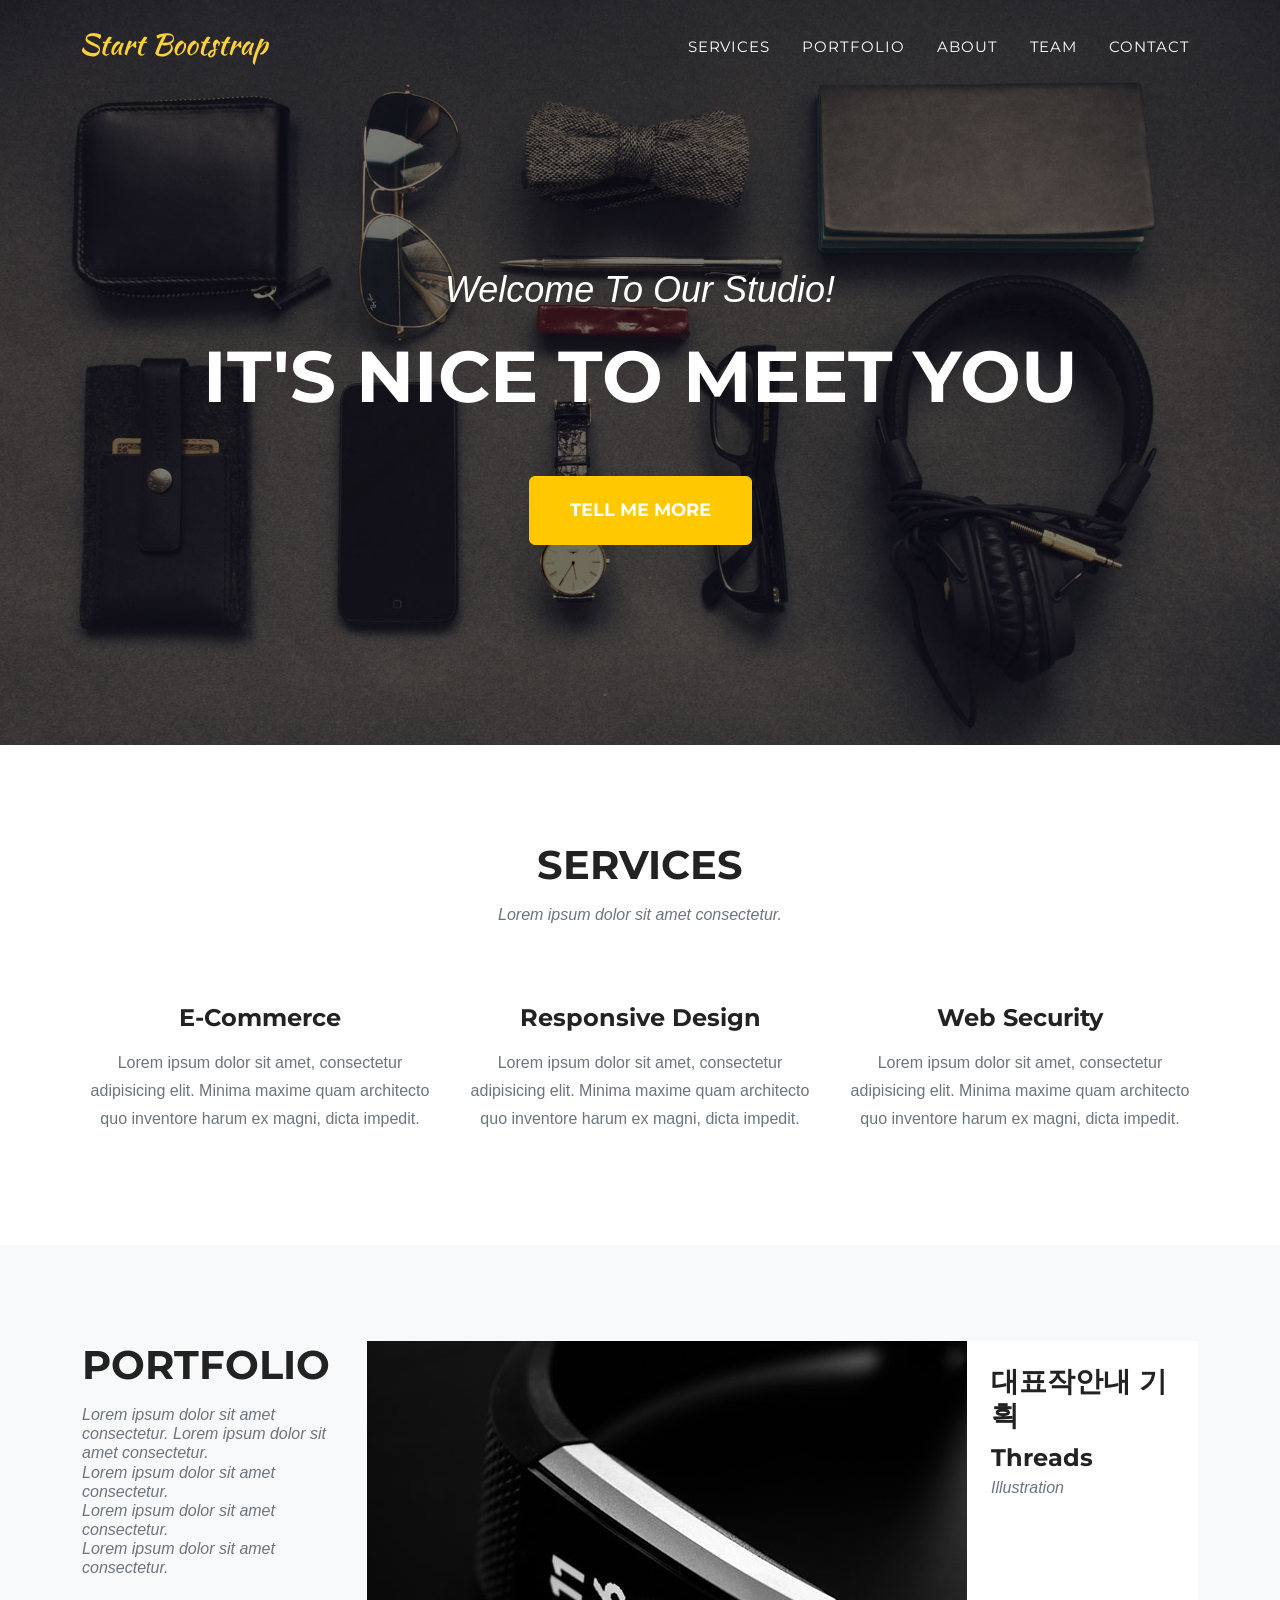
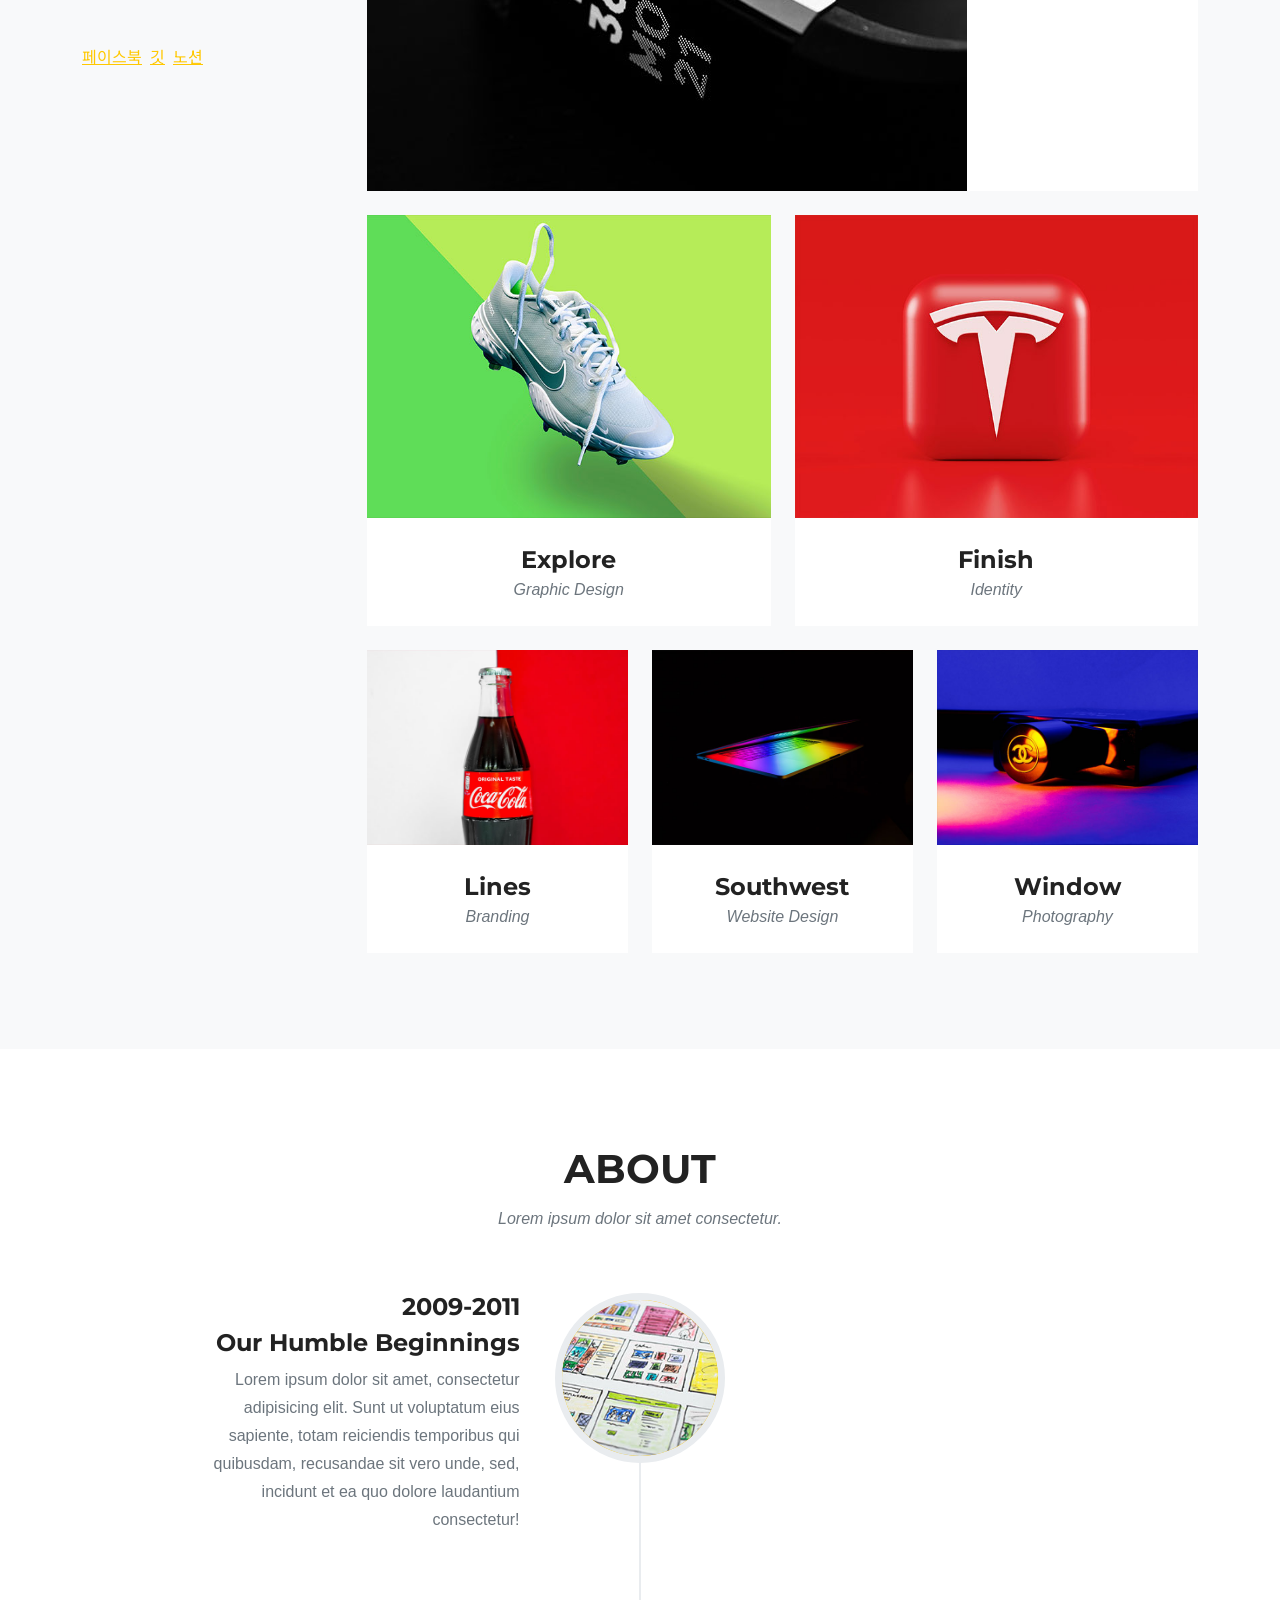
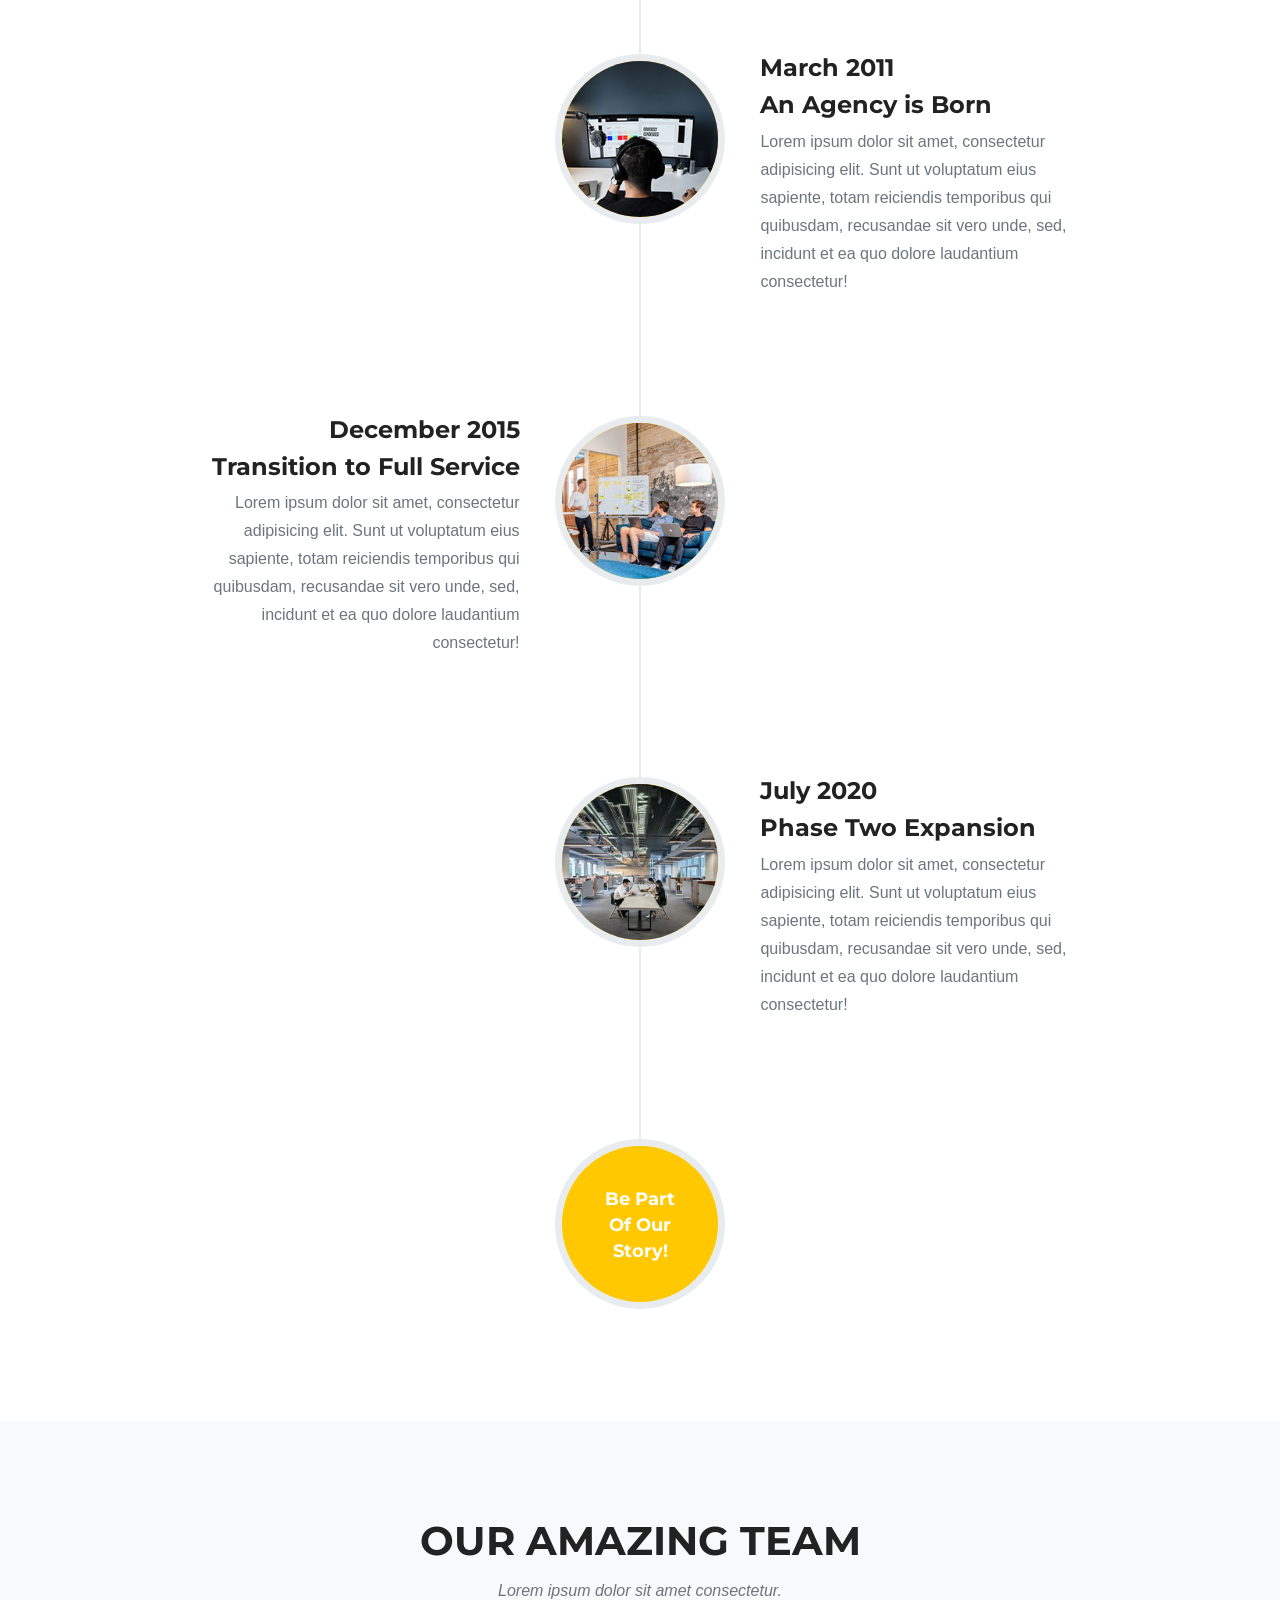
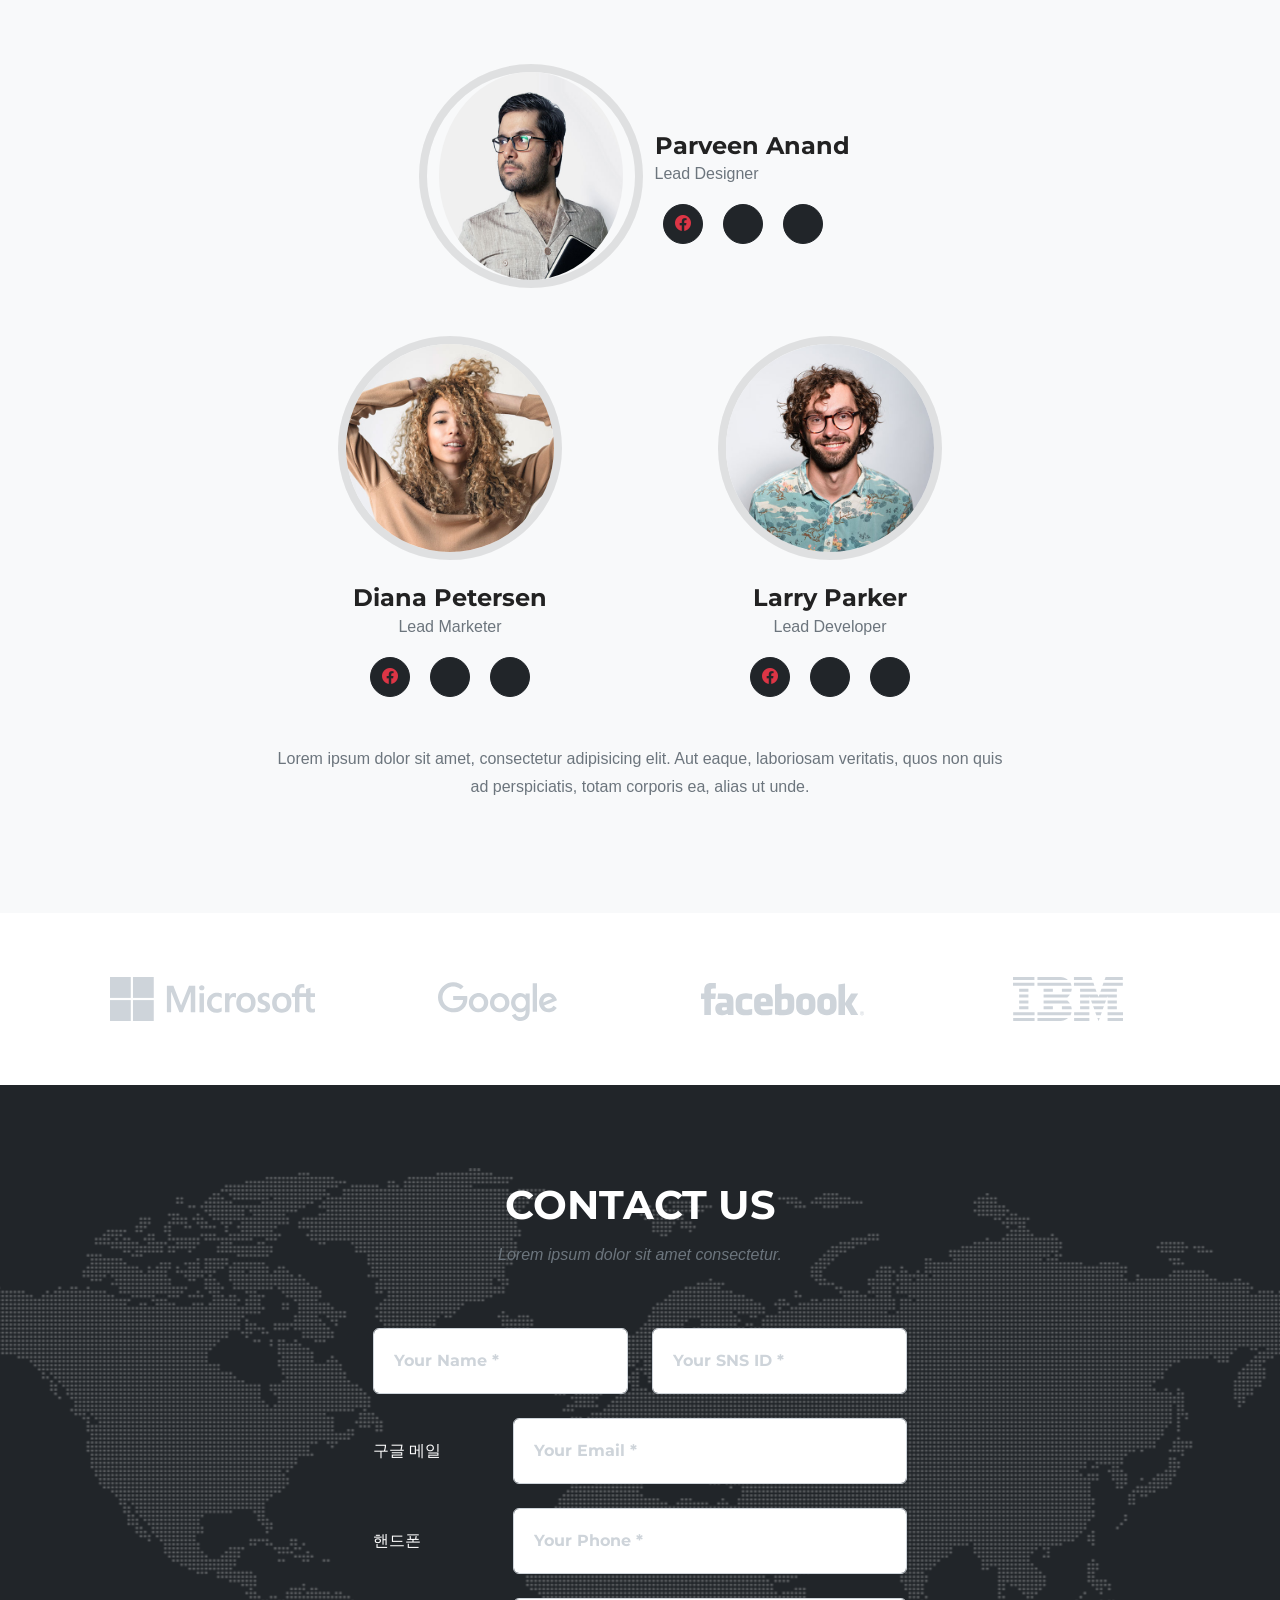
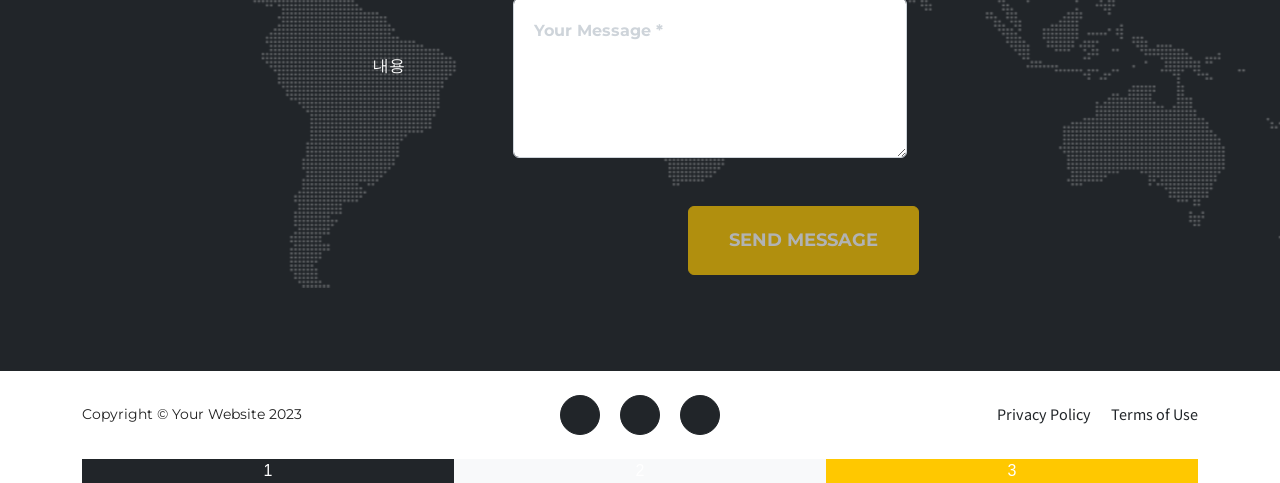
<file: bs/index.html>
<!DOCTYPE html>
<html lang="en">
    <head>
<meta charset="utf-8" />
<meta name="viewport" content="width=device-width, initial-scale=1, shrink-to-fit=no" />
<meta name="og:site_name" content="달레의 블로그" />
<meta name="og:title" content="메타 태그를 통한 검색엔진 최적화" />
<meta name="og:description" 
      content="기계가 웹페이지를 효과적으로 이해할 수 있도록 사용하는 메타 태그에 대해서 알아보겠습니다."
/>
<meta name="og:type" content="website" />
<meta name="og:url" content="https://www.daleseo.com/html-meta" />
<meta
  name="og:image"
  content="https://www.daleseo.com/html-meta/thumbnail.png"/>
        <title>Agency - Start Bootstrap Theme</title>
        <!-- Favicon-->
        <link rel="icon" type="image/x-icon" href="assets/favicon.ico" />
        

        <link rel="stylesheet" href="css/font.css">
        
       
        <!-- Core theme CSS (includes Bootstrap)-->
        <link href="css/styles.css" rel="stylesheet" />
        <link rel="stylesheet" href="css/hard.css">
    </head>
    <body id="page-top">
        <!-- Navigation-->
        <nav class="navbar navbar-expand-lg navbar-dark fixed-top" id="mainNav">
            <div class="container">
                <a class="navbar-brand" href="#page-top"><img src="assets/img/navbar-logo.svg" alt="..." /></a>
                <button class="navbar-toggler" type="button" data-bs-toggle="collapse" data-bs-target="#navbarResponsive" aria-controls="navbarResponsive" aria-expanded="false" aria-label="Toggle navigation">
                    Menu
                    <i class="fas fa-bars ms-1"></i>
                </button>
                <div class="collapse navbar-collapse" id="navbarResponsive">
                    <ul class="navbar-nav text-uppercase ms-auto py-4 py-lg-0">
                        <li class="nav-item"><a class="nav-link" href="#services">Services</a></li>
                        <li class="nav-item"><a class="nav-link" href="#portfolio">Portfolio</a></li>
                        <li class="nav-item"><a class="nav-link" href="#about">About</a></li>
                        <li class="nav-item"><a class="nav-link" href="#team">Team</a></li>
                        <li class="nav-item"><a class="nav-link" href="#contact">Contact</a></li>
                    </ul>
                </div>
            </div>
        </nav>
        <!-- Masthead-->
        <header class="masthead">
            <div class="container">
                <div class="masthead-subheading">Welcome To Our Studio!</div>
                <div class="masthead-heading text-uppercase">It's Nice To Meet You</div>
                <a class="btn btn-primary btn-xl text-uppercase" href="#services">Tell Me More</a>
            </div>
        </header>
        <!-- Services-->
        <section class="page-section" id="services">
            <div class="container">
                <div class="text-center">
                    <h2 class="section-heading text-uppercase">Services</h2>
                    <h3 class="section-subheading text-muted">Lorem ipsum dolor sit amet consectetur.</h3>
                </div>
                <div class="row text-center">
                    <div class="col-md-4">
                        <span class="fa-stack fa-4x">
                            <i class="fas fa-circle fa-stack-2x text-primary"></i>
                            <i class="fas fa-shopping-cart fa-stack-1x fa-inverse"></i>
                        </span>
                        <h4 class="my-3">E-Commerce</h4>
                        <p class="text-muted">Lorem ipsum dolor sit amet, consectetur adipisicing elit. Minima maxime quam architecto quo inventore harum ex magni, dicta impedit.</p>
                    </div>
                    <div class="col-md-4">
                        <span class="fa-stack fa-4x">
                            <i class="fas fa-circle fa-stack-2x text-primary"></i>
                            <i class="fas fa-laptop fa-stack-1x fa-inverse"></i>
                        </span>
                        <h4 class="my-3">Responsive Design</h4>
                        <p class="text-muted">Lorem ipsum dolor sit amet, consectetur adipisicing elit. Minima maxime quam architecto quo inventore harum ex magni, dicta impedit.</p>
                    </div>
                    <div class="col-md-4">
                        <span class="fa-stack fa-4x">
                            <i class="fas fa-circle fa-stack-2x text-primary"></i>
                            <i class="fas fa-lock fa-stack-1x fa-inverse"></i>
                        </span>
                        <h4 class="my-3">Web Security</h4>
                        <p class="text-muted">Lorem ipsum dolor sit amet, consectetur adipisicing elit. Minima maxime quam architecto quo inventore harum ex magni, dicta impedit.</p>
                    </div>
                </div>
            </div>
        </section>
        <!-- Portfolio Grid-->
        <section class="page-section bg-light" id="portfolio">
            <div class="container">
                
                <div class="row">
                    <div class="col-3">
                        <h2 class="section-heading text-uppercase">Portfolio</h2>
                        <h3 class="section-subheading text-muted">
                            Lorem ipsum dolor sit amet consectetur.
                            Lorem ipsum dolor sit amet consectetur.<br>
                            Lorem ipsum dolor sit amet consectetur.<br>
                            Lorem ipsum dolor sit amet consectetur.<br>
                            Lorem ipsum dolor sit amet consectetur.
                        </h3>
                        <div class="d-flex">
                            <p class="pe-2"><a href="">페이스북</a> </p>
                            <p class="pe-2"><a href="">깃</a> </p>
                            <p class="pe-2"><a href="">노션</a></p>
                        </div>
                    </div>
                    <div class="row col">
                        <div class="col-lg-12 col-sm-6 mb-4">
                            <!-- Portfolio item 1-->
                            <div class="portfolio-item mw-100 d-flex mx-0 w-100">
                                <!-- 엄마랑 너비가 똑 같게 해라.-->
                                <a class="portfolio-link mx-0" data-bs-toggle="modal" href="#portfolioModal1">
                                    <div class="portfolio-hover">
                                        <div class="portfolio-hover-content"><i class="fas fa-plus fa-3x"></i></div>
                                    </div>
                                    <img class="img-fluid" src="assets/img/portfolio/1.jpg" alt="..." />
                                </a>
                                <div class="portfolio-caption text-start col">
                                    <h3>대표작안내 기획</h3>
                                    <div class="portfolio-caption-heading">Threads</div>
                                    <div class="portfolio-caption-subheading text-muted">Illustration</div>
                                </div>
                            </div>
                        </div>
                        <div class="col-lg-6 col-sm-6 mb-4">
                            <!-- Portfolio item 2-->
                            <div class="portfolio-item mw-100">
                                <a class="portfolio-link" data-bs-toggle="modal" href="#portfolioModal2">
                                    <div class="portfolio-hover">
                                        <div class="portfolio-hover-content"><i class="fas fa-plus fa-3x"></i></div>
                                    </div>
                                    <img class="img-fluid" src="assets/img/portfolio/2.jpg" alt="..." />
                                </a>
                                <div class="portfolio-caption">
                                    <div class="portfolio-caption-heading">Explore</div>
                                    <div class="portfolio-caption-subheading text-muted">Graphic Design</div>
                                </div>
                            </div>
                        </div>
                        <div class="col-lg-6 col-sm-6 mb-4">
                            <!-- Portfolio item 3-->
                            <div class="portfolio-item mw-100">
                                <a class="portfolio-link" data-bs-toggle="modal" href="#portfolioModal3">
                                    <div class="portfolio-hover">
                                        <div class="portfolio-hover-content"><i class="fas fa-plus fa-3x"></i></div>
                                    </div>
                                    <img class="img-fluid" src="assets/img/portfolio/3.jpg" alt="..." />
                                </a>
                                <div class="portfolio-caption">
                                    <div class="portfolio-caption-heading">Finish</div>
                                    <div class="portfolio-caption-subheading text-muted">Identity</div>
                                </div>
                            </div>
                        </div>
                        <div class="col-lg-4 col-sm-6 mb-4 mb-lg-0">
                            <!-- Portfolio item 4-->
                            <div class="portfolio-item">
                                <a class="portfolio-link" data-bs-toggle="modal" href="#portfolioModal4">
                                    <div class="portfolio-hover">
                                        <div class="portfolio-hover-content"><i class="fas fa-plus fa-3x"></i></div>
                                    </div>
                                    <img class="img-fluid" src="assets/img/portfolio/4.jpg" alt="..." />
                                </a>
                                <div class="portfolio-caption">
                                    <div class="portfolio-caption-heading">Lines</div>
                                    <div class="portfolio-caption-subheading text-muted">Branding</div>
                                </div>
                            </div>
                        </div>
                        <div class="col-lg-4 col-sm-6 mb-4 mb-sm-0">
                            <!-- Portfolio item 5-->
                            <div class="portfolio-item">
                                <a class="portfolio-link" data-bs-toggle="modal" href="#portfolioModal5">
                                    <div class="portfolio-hover">
                                        <div class="portfolio-hover-content"><i class="fas fa-plus fa-3x"></i></div>
                                    </div>
                                    <img class="img-fluid" src="assets/img/portfolio/5.jpg" alt="..." />
                                </a>
                                <div class="portfolio-caption">
                                    <div class="portfolio-caption-heading">Southwest</div>
                                    <div class="portfolio-caption-subheading text-muted">Website Design</div>
                                </div>
                            </div>
                        </div>
                        <div class="col-lg-4 col-sm-6">
                            <!-- Portfolio item 6-->
                            <div class="portfolio-item">
                                <a class="portfolio-link" data-bs-toggle="modal" href="#portfolioModal6">
                                    <div class="portfolio-hover">
                                        <div class="portfolio-hover-content"><i class="fas fa-plus fa-3x"></i></div>
                                    </div>
                                    <img class="img-fluid" src="assets/img/portfolio/6.jpg" alt="..." />
                                </a>
                                <div class="portfolio-caption">
                                    <div class="portfolio-caption-heading">Window</div>
                                    <div class="portfolio-caption-subheading text-muted">Photography</div>
                                </div>
                            </div>
                        </div>
                       

                    </div>
                </div>
            </div>
        </section>
        <!-- About-->
        <section class="page-section" id="about">
            <div class="container">
                <div class="text-center">
                    <h2 class="section-heading text-uppercase">About</h2>
                    <h3 class="section-subheading text-muted">Lorem ipsum dolor sit amet consectetur.</h3>
                </div>
                <ul class="timeline">
                    <li>
                        <div class="timeline-image"><img class="rounded-circle img-fluid" src="assets/img/about/1.jpg" alt="..." /></div>
                        <div class="timeline-panel">
                            <div class="timeline-heading">
                                <h4>2009-2011</h4>
                                <h4 class="subheading">Our Humble Beginnings</h4>
                            </div>
                            <div class="timeline-body"><p class="text-muted">Lorem ipsum dolor sit amet, consectetur adipisicing elit. Sunt ut voluptatum eius sapiente, totam reiciendis temporibus qui quibusdam, recusandae sit vero unde, sed, incidunt et ea quo dolore laudantium consectetur!</p></div>
                        </div>
                    </li>
                    <li class="timeline-inverted">
                        <div class="timeline-image"><img class="rounded-circle img-fluid" src="assets/img/about/2.jpg" alt="..." /></div>
                        <div class="timeline-panel">
                            <div class="timeline-heading">
                                <h4>March 2011</h4>
                                <h4 class="subheading">An Agency is Born</h4>
                            </div>
                            <div class="timeline-body"><p class="text-muted">Lorem ipsum dolor sit amet, consectetur adipisicing elit. Sunt ut voluptatum eius sapiente, totam reiciendis temporibus qui quibusdam, recusandae sit vero unde, sed, incidunt et ea quo dolore laudantium consectetur!</p></div>
                        </div>
                    </li>
                    <li>
                        <div class="timeline-image"><img class="rounded-circle img-fluid" src="assets/img/about/3.jpg" alt="..." /></div>
                        <div class="timeline-panel">
                            <div class="timeline-heading">
                                <h4>December 2015</h4>
                                <h4 class="subheading">Transition to Full Service</h4>
                            </div>
                            <div class="timeline-body"><p class="text-muted">Lorem ipsum dolor sit amet, consectetur adipisicing elit. Sunt ut voluptatum eius sapiente, totam reiciendis temporibus qui quibusdam, recusandae sit vero unde, sed, incidunt et ea quo dolore laudantium consectetur!</p></div>
                        </div>
                    </li>
                    <li class="timeline-inverted">
                        <div class="timeline-image"><img class="rounded-circle img-fluid" src="assets/img/about/4.jpg" alt="..." /></div>
                        <div class="timeline-panel">
                            <div class="timeline-heading">
                                <h4>July 2020</h4>
                                <h4 class="subheading">Phase Two Expansion</h4>
                            </div>
                            <div class="timeline-body"><p class="text-muted">Lorem ipsum dolor sit amet, consectetur adipisicing elit. Sunt ut voluptatum eius sapiente, totam reiciendis temporibus qui quibusdam, recusandae sit vero unde, sed, incidunt et ea quo dolore laudantium consectetur!</p></div>
                        </div>
                    </li>
                    <li class="timeline-inverted">
                        <div class="timeline-image">
                            <h4>
                                Be Part
                                <br />
                                Of Our
                                <br />
                                Story!
                            </h4>
                        </div>
                    </li>
                </ul>
            </div>
        </section>
        <!-- Team-->
        <section class="page-section bg-light" id="team">
            <div class="container">
                <div class="text-center">
                    <h2 class="section-heading text-uppercase">Our Amazing Team</h2>
                    <h3 class="section-subheading text-muted">Lorem ipsum dolor sit amet consectetur.</h3>
                </div>
                <div class="text-center">
                    <div class="d-inline-block">
                        <div class="team-member row justify-content-center align-items-center">
                            <img class="rounded-circle" src="assets/img/team/1.jpg" alt="..." />
                            <div class="text-start col">
                                <h4>Parveen Anand</h4>
                                <p class="text-muted">Lead Designer</p>
                                <a class="btn btn-dark btn-social mx-2" href="#!" aria-label="Parveen Anand Twitter Profile"><i class="bi bi-facebook text-danger"></i></a>
                                <a class="btn btn-dark btn-social mx-2" href="#!" aria-label="Parveen Anand Facebook Profile"><i class="fab fa-facebook-f"></i></a>
                                <a class="btn btn-dark btn-social mx-2" href="#!" aria-label="Parveen Anand LinkedIn Profile"><i class="fab fa-linkedin-in"></i></a>
                            </div>
                        </div>
                    </div>
                    <div class="row justify-content-center">
                        <div class="col-lg-4">
                            <div class="team-member">
                                <img class="mx-auto rounded-circle" src="assets/img/team/2.jpg" alt="..." />
                                <h4>Diana Petersen</h4>
                                <p class="text-muted">Lead Marketer</p>
                                <a class="btn btn-dark btn-social mx-2" href="#!" aria-label="Diana Petersen Twitter Profile"><i class="bi bi-facebook text-danger"></i></a>
                                <a class="btn btn-dark btn-social mx-2" href="#!" aria-label="Diana Petersen Facebook Profile"><i class="fab fa-facebook-f"></i></a>
                                <a class="btn btn-dark btn-social mx-2" href="#!" aria-label="Diana Petersen LinkedIn Profile"><i class="fab fa-linkedin-in"></i></a>
                            </div>
                        </div>
                        <div class="col-lg-4">
                            <div class="team-member">
                                <img class="mx-auto rounded-circle" src="assets/img/team/3.jpg" alt="..." />
                                <h4>Larry Parker</h4>
                                <p class="text-muted">Lead Developer</p>
                                <a class="btn btn-dark btn-social mx-2" href="#!" aria-label="Larry Parker Twitter Profile"><i class="bi bi-facebook text-danger"></i></a>
                                <a class="btn btn-dark btn-social mx-2" href="#!" aria-label="Larry Parker Facebook Profile"><i class="fab fa-facebook-f"></i></a>
                                <a class="btn btn-dark btn-social mx-2" href="#!" aria-label="Larry Parker LinkedIn Profile"><i class="fab fa-linkedin-in"></i></a>
                            </div>
                        </div>

                    </div>
                    
                </div>
                <div class="row">
                    <div class="col-lg-8 mx-auto text-center"><p class="large text-muted">Lorem ipsum dolor sit amet, consectetur adipisicing elit. Aut eaque, laboriosam veritatis, quos non quis ad perspiciatis, totam corporis ea, alias ut unde.</p></div>
                </div>
            </div>
        </section>
        <!-- Clients-->
        <div class="py-5">
            <div class="container">
                <div class="row align-items-center">
                    <div class="col-md-3 col-sm-6 my-3">
                        <a href="#!"><img class="img-fluid img-brand d-block mx-auto" src="assets/img/logos/microsoft.svg" alt="..." aria-label="Microsoft Logo" /></a>
                    </div>
                    <div class="col-md-3 col-sm-6 my-3">
                        <a href="#!"><img class="img-fluid img-brand d-block mx-auto" src="assets/img/logos/google.svg" alt="..." aria-label="Google Logo" /></a>
                    </div>
                    <div class="col-md-3 col-sm-6 my-3">
                        <a href="#!"><img class="img-fluid img-brand d-block mx-auto" src="assets/img/logos/facebook.svg" alt="..." aria-label="Facebook Logo" /></a>
                    </div>
                    <div class="col-md-3 col-sm-6 my-3">
                        <a href="#!"><img class="img-fluid img-brand d-block mx-auto" src="assets/img/logos/ibm.svg" alt="..." aria-label="IBM Logo" /></a>
                    </div>
                </div>
            </div>
        </div>
        <!-- Contact-->
        <section class="page-section" id="contact">
               
                <form id="contactForm" class="container " data-sb-form-api-token="API_TOKEN">
                    <div class="text-center">
                        <h2 class="section-heading text-uppercase">Contact Us</h2>
                        <h3 class="section-subheading text-muted">Lorem ipsum dolor sit amet consectetur.</h3>
                    </div>
                    <div class="mb-5 row col-md-6 mx-auto">
                    
                            <div class="form-group col-md-6">
                                <!-- Name input-->
                                <input class="form-control" id="name" type="text" placeholder="Your Name *" data-sb-validations="required" />
                                <div class="invalid-feedback" data-sb-feedback="name:required">A name is required.</div>
                            </div>
                            <div class="form-group col-md-6">
                                <!-- Name input-->
                                <input class="form-control" id="name" type="text" placeholder="Your SNS ID *" data-sb-validations="required" />
                                <div class="invalid-feedback" data-sb-feedback="name:required">A name is required.</div>
                            </div>
                            <div class="form-group col-md-3 d-none d-md-flex text-white d-flex justify-content-center flex-column ">
                                구글 메일
                            </div>
                            <div class="form-group col-md-9">
                                <!-- Email address input-->
                                <input class="form-control" id="email" type="email" placeholder="Your Email *" data-sb-validations="required,email" />
                                <div class="invalid-feedback" data-sb-feedback="email:required">An email is required.</div>
                                <div class="invalid-feedback" data-sb-feedback="email:email">Email is not valid.</div>
                            </div>
                            <div class="col-md-3 text-white d-flex justify-content-center flex-column form-group">
                                핸드폰
                            </div>
                            <div class="form-group col-md-9">
                                <!-- Phone number input-->
                                <input class="form-control" id="phone" type="tel" placeholder="Your Phone *" data-sb-validations="required" />
                                <div class="invalid-feedback" data-sb-feedback="phone:required">A phone number is required.</div>
                            </div>                       
                            <div class="col-md-3 text-white d-flex justify-content-center flex-column form-group">
                                내용
                            </div>
                            <div class="form-group form-group-textarea mb-md-0 col-md-9">
                                <!-- Message input-->
                                <textarea class="form-control" id="message" placeholder="Your Message *" data-sb-validations="required"></textarea>
                                <div class="invalid-feedback" data-sb-feedback="message:required">A message is required.</div>
                            </div>
                       
                    </div>
                    <!-- Submit success message-->
                    <!---->
                    <!-- This is what your users will see when the form-->
                    <!-- has successfully submitted-->
                    <div class="d-none" id="submitSuccessMessage">
                        <div class="text-center text-white mb-3">
                            <div class="fw-bolder">Form submission successful!</div>
                            To activate this form, sign up at
                            <br />
                            <a href="https://startbootstrap.com/solution/contact-forms">https://startbootstrap.com/solution/contact-forms</a>
                        </div>
                    </div>
                    <!-- Submit error message-->
                    <!---->
                    <!-- This is what your users will see when there is-->
                    <!-- an error submitting the form-->
                    <div class="d-none" id="submitErrorMessage"><div class="text-center text-danger mb-3">Error sending message!</div></div>
                    <!-- Submit Button-->
                    <div class="text-end col-md-6 mx-auto"><button class="btn btn-primary btn-xl text-uppercase disabled" id="submitButton" type="submit">Send Message</button></div>
                </form>
        
        </section>
        <!-- Footer-->
        <footer class="footer py-4">
            <div class="container">
                <div class="row align-items-center">
                    <div class="col-lg-4 text-lg-start">Copyright &copy; Your Website 2023</div>
                    <div class="col-lg-4 my-3 my-lg-0">
                        <a class="btn btn-dark btn-social mx-2" href="#!" aria-label="Twitter"><i class="fab fa-twitter"></i></a>
                        <a class="btn btn-dark btn-social mx-2" href="#!" aria-label="Facebook"><i class="fab fa-facebook-f"></i></a>
                        <a class="btn btn-dark btn-social mx-2" href="#!" aria-label="LinkedIn"><i class="fab fa-linkedin-in"></i></a>
                    </div>
                    <div class="col-lg-4 text-lg-end">
                        <a class="link-dark text-decoration-none me-3" href="#!">Privacy Policy</a>
                        <a class="link-dark text-decoration-none" href="#!">Terms of Use</a>
                    </div>
                </div>
            </div>
        </footer>
        <!-- Portfolio Modals-->
        <!-- Portfolio item 1 modal popup-->
        <div class="portfolio-modal modal fade" id="portfolioModal1" tabindex="-1" role="dialog" aria-hidden="true">
            <div class="modal-dialog">
                <div class="modal-content">
                    <div class="close-modal" data-bs-dismiss="modal"><img src="assets/img/close-icon.svg" alt="Close modal" /></div>
                    <div class="container">
                        <div class="row justify-content-center">
                            <div class="col-lg-8">
                                <div class="modal-body">
                                    <!-- Project details-->
                                    <h2 class="text-uppercase">Project Name</h2>
                                    <p class="item-intro text-muted">Lorem ipsum dolor sit amet consectetur.</p>
                                    <img class="img-fluid d-block mx-auto" src="assets/img/portfolio/1.jpg" alt="..." />
                                    <p>Use this area to describe your project. Lorem ipsum dolor sit amet, consectetur adipisicing elit. Est blanditiis dolorem culpa incidunt minus dignissimos deserunt repellat aperiam quasi sunt officia expedita beatae cupiditate, maiores repudiandae, nostrum, reiciendis facere nemo!</p>
                                    <ul class="list-inline">
                                        <li>
                                            <strong>Client:</strong>
                                            Threads
                                        </li>
                                        <li>
                                            <strong>Category:</strong>
                                            Illustration
                                        </li>
                                    </ul>
                                    <button class="btn btn-primary btn-xl text-uppercase" data-bs-dismiss="modal" type="button">
                                        <i class="fas fa-xmark me-1"></i>
                                        Close Project
                                    </button>
                                </div>
                            </div>
                        </div>
                    </div>
                </div>
            </div>
        </div>
        <!-- Portfolio item 2 modal popup-->
        <div class="portfolio-modal modal fade" id="portfolioModal2" tabindex="-1" role="dialog" aria-hidden="true">
            <div class="modal-dialog">
                <div class="modal-content">
                    <div class="close-modal" data-bs-dismiss="modal"><img src="assets/img/close-icon.svg" alt="Close modal" /></div>
                    <div class="container">
                        <div class="row justify-content-center">
                            <div class="col-lg-8">
                                <div class="modal-body">
                                    <!-- Project details-->
                                    <h2 class="text-uppercase">Project Name</h2>
                                    <p class="item-intro text-muted">Lorem ipsum dolor sit amet consectetur.</p>
                                    <img class="img-fluid d-block mx-auto" src="assets/img/portfolio/2.jpg" alt="..." />
                                    <p>Use this area to describe your project. Lorem ipsum dolor sit amet, consectetur adipisicing elit. Est blanditiis dolorem culpa incidunt minus dignissimos deserunt repellat aperiam quasi sunt officia expedita beatae cupiditate, maiores repudiandae, nostrum, reiciendis facere nemo!</p>
                                    <ul class="list-inline">
                                        <li>
                                            <strong>Client:</strong>
                                            Explore
                                        </li>
                                        <li>
                                            <strong>Category:</strong>
                                            Graphic Design
                                        </li>
                                    </ul>
                                    <button class="btn btn-primary btn-xl text-uppercase" data-bs-dismiss="modal" type="button">
                                        <i class="fas fa-xmark me-1"></i>
                                        Close Project
                                    </button>
                                </div>
                            </div>
                        </div>
                    </div>
                </div>
            </div>
        </div>
        <!-- Portfolio item 3 modal popup-->
        <div class="portfolio-modal modal fade" id="portfolioModal3" tabindex="-1" role="dialog" aria-hidden="true">
            <div class="modal-dialog">
                <div class="modal-content">
                    <div class="close-modal" data-bs-dismiss="modal"><img src="assets/img/close-icon.svg" alt="Close modal" /></div>
                    <div class="container">
                        <div class="row justify-content-center">
                            <div class="col-lg-8">
                                <div class="modal-body">
                                    <!-- Project details-->
                                    <h2 class="text-uppercase">Project Name</h2>
                                    <p class="item-intro text-muted">Lorem ipsum dolor sit amet consectetur.</p>
                                    <img class="img-fluid d-block mx-auto" src="assets/img/portfolio/3.jpg" alt="..." />
                                    <p>Use this area to describe your project. Lorem ipsum dolor sit amet, consectetur adipisicing elit. Est blanditiis dolorem culpa incidunt minus dignissimos deserunt repellat aperiam quasi sunt officia expedita beatae cupiditate, maiores repudiandae, nostrum, reiciendis facere nemo!</p>
                                    <ul class="list-inline">
                                        <li>
                                            <strong>Client:</strong>
                                            Finish
                                        </li>
                                        <li>
                                            <strong>Category:</strong>
                                            Identity
                                        </li>
                                    </ul>
                                    <button class="btn btn-primary btn-xl text-uppercase" data-bs-dismiss="modal" type="button">
                                        <i class="fas fa-xmark me-1"></i>
                                        Close Project
                                    </button>
                                </div>
                            </div>
                        </div>
                    </div>
                </div>
            </div>
        </div>
        <!-- Portfolio item 4 modal popup-->
        <div class="portfolio-modal modal fade" id="portfolioModal4" tabindex="-1" role="dialog" aria-hidden="true">
            <div class="modal-dialog">
                <div class="modal-content">
                    <div class="close-modal" data-bs-dismiss="modal"><img src="assets/img/close-icon.svg" alt="Close modal" /></div>
                    <div class="container">
                        <div class="row justify-content-center">
                            <div class="col-lg-8">
                                <div class="modal-body">
                                    <!-- Project details-->
                                    <h2 class="text-uppercase">Project Name</h2>
                                    <p class="item-intro text-muted">Lorem ipsum dolor sit amet consectetur.</p>
                                    <img class="img-fluid d-block mx-auto" src="assets/img/portfolio/4.jpg" alt="..." />
                                    <p>Use this area to describe your project. Lorem ipsum dolor sit amet, consectetur adipisicing elit. Est blanditiis dolorem culpa incidunt minus dignissimos deserunt repellat aperiam quasi sunt officia expedita beatae cupiditate, maiores repudiandae, nostrum, reiciendis facere nemo!</p>
                                    <ul class="list-inline">
                                        <li>
                                            <strong>Client:</strong>
                                            Lines
                                        </li>
                                        <li>
                                            <strong>Category:</strong>
                                            Branding
                                        </li>
                                    </ul>
                                    <button class="btn btn-primary btn-xl text-uppercase" data-bs-dismiss="modal" type="button">
                                        <i class="fas fa-xmark me-1"></i>
                                        Close Project
                                    </button>
                                </div>
                            </div>
                        </div>
                    </div>
                </div>
            </div>
        </div>
        <!-- Portfolio item 5 modal popup-->
        <div class="portfolio-modal modal fade" id="portfolioModal5" tabindex="-1" role="dialog" aria-hidden="true">
            <div class="modal-dialog">
                <div class="modal-content">
                    <div class="close-modal" data-bs-dismiss="modal"><img src="assets/img/close-icon.svg" alt="Close modal" /></div>
                    <div class="container">
                        <div class="row justify-content-center">
                            <div class="col-lg-8">
                                <div class="modal-body">
                                    <!-- Project details-->
                                    <h2 class="text-uppercase">Project Name</h2>
                                    <p class="item-intro text-muted">Lorem ipsum dolor sit amet consectetur.</p>
                                    <img class="img-fluid d-block mx-auto" src="assets/img/portfolio/5.jpg" alt="..." />
                                    <p>Use this area to describe your project. Lorem ipsum dolor sit amet, consectetur adipisicing elit. Est blanditiis dolorem culpa incidunt minus dignissimos deserunt repellat aperiam quasi sunt officia expedita beatae cupiditate, maiores repudiandae, nostrum, reiciendis facere nemo!</p>
                                    <ul class="list-inline">
                                        <li>
                                            <strong>Client:</strong>
                                            Southwest
                                        </li>
                                        <li>
                                            <strong>Category:</strong>
                                            Website Design
                                        </li>
                                    </ul>
                                    <button class="btn btn-primary btn-xl text-uppercase" data-bs-dismiss="modal" type="button">
                                        <i class="fas fa-xmark me-1"></i>
                                        Close Project
                                    </button>
                                </div>
                            </div>
                        </div>
                    </div>
                </div>
            </div>
        </div>
        <!-- Portfolio item 6 modal popup-->
        <div class="portfolio-modal modal fade" id="portfolioModal6" tabindex="-1" role="dialog" aria-hidden="true">
            <div class="modal-dialog">
                <div class="modal-content">
                    <div class="close-modal" data-bs-dismiss="modal"><img src="assets/img/close-icon.svg" alt="Close modal" /></div>
                    <div class="container">
                        <div class="row justify-content-center">
                            <div class="col-lg-8">
                                <div class="modal-body">
                                    <!-- Project details-->
                                    <h2 class="text-uppercase">Project Name</h2>
                                    <p class="item-intro text-muted">Lorem ipsum dolor sit amet consectetur.</p>
                                    <img class="img-fluid d-block mx-auto" src="assets/img/portfolio/6.jpg" alt="..." />
                                    <p>Use this area to describe your project. Lorem ipsum dolor sit amet, consectetur adipisicing elit. Est blanditiis dolorem culpa incidunt minus dignissimos deserunt repellat aperiam quasi sunt officia expedita beatae cupiditate, maiores repudiandae, nostrum, reiciendis facere nemo!</p>
                                    <ul class="list-inline">
                                        <li>
                                            <strong>Client:</strong>
                                            Window
                                        </li>
                                        <li>
                                            <strong>Category:</strong>
                                            Photography
                                        </li>
                                    </ul>
                                    <button class="btn btn-primary btn-xl text-uppercase" data-bs-dismiss="modal" type="button">
                                        <i class="fas fa-xmark me-1"></i>
                                        Close Project
                                    </button>
                                </div>
                            </div>
                        </div>
                    </div>
                </div>
            </div>
        </div>
        <!-- Bootstrap core JS-->
        <script src="https://cdn.jsdelivr.net/npm/bootstrap@5.2.3/dist/js/bootstrap.bundle.min.js"></script>
        <!-- Core theme JS-->
        <script src="js/scripts.js"></script>
        <!-- * * * * * * * * * * * * * * * * * * * * * * * * * * * * * * * * * * * * * * * *-->
        <!-- * *                               SB Forms JS                               * *-->
        <!-- * * Activate your form at https://startbootstrap.com/solution/contact-forms * *-->
        <!-- * * * * * * * * * * * * * * * * * * * * * * * * * * * * * * * * * * * * * * * *-->
        <script src="https://cdn.startbootstrap.com/sb-forms-latest.js"></script>
    
        <div class="d-lg-flex container text-white text-lg-center">
            <div class="col-lg-4 bg-dark">1</div>
            <div class="col-lg-4 bg-light">2</div>
            <div class="col-lg-4 bg-warning">3</div>
        </div>
    </body>
</html>
</file>
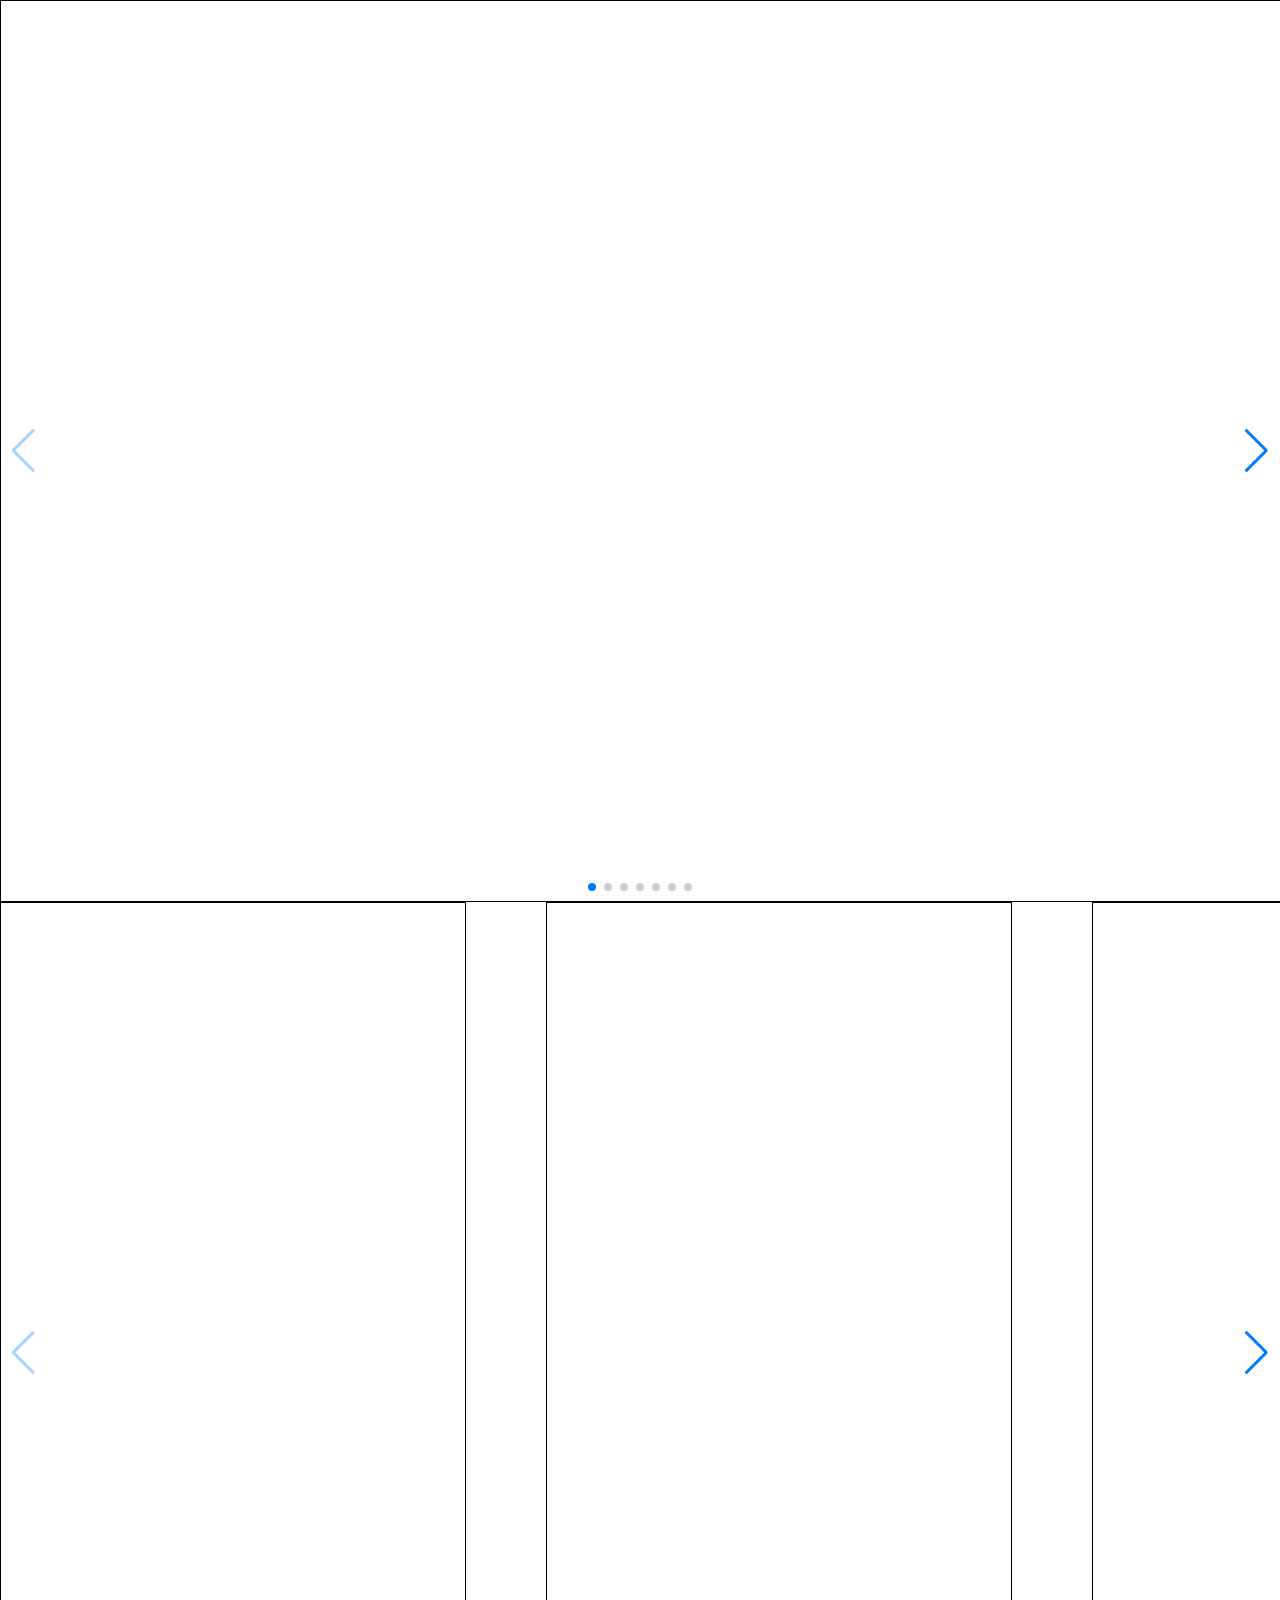
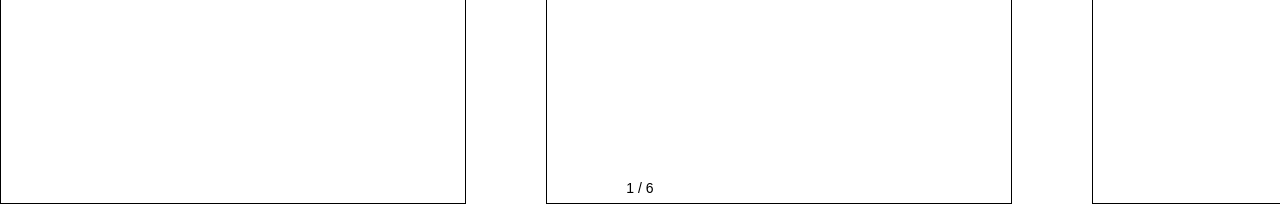
<file: swiper.html>
<!DOCTYPE html>
<html lang="en">

<head>
  <meta charset="utf-8" />
  <title>Swiper demo</title>
  <meta name="viewport" content="width=device-width, initial-scale=1, minimum-scale=1, maximum-scale=1" />
  <!-- Link Swiper's CSS -->
  <link rel="stylesheet" href="https://cdn.jsdelivr.net/npm/swiper@9/swiper-bundle.min.css" />

  <!-- Demo styles -->
  <style>
    html,
    body {
      position: relative;
      height: 100%;
    }

    body {
     
      font-family: Helvetica Neue, Helvetica, Arial, sans-serif;
      font-size: 14px;
      color: #000;
      margin: 0;
      padding: 0;
    }

    .swiper {
      width: 100%;
    
    }

    .swiper-slide {
      text-align: center;
      font-size: 18px;      
      display: flex;
      justify-content: center;
      align-items: center;
      border:1px solid black; 
    
      height: 100vh;
    }
    /* .swiper-slide > div{
        position: relative; 
        background-color: black;
        height: 0;
        padding-top: 100%;    

    } */

  </style>
</head>

<body>
  <!-- Swiper -->
  <div class="swiper mainbanner" id="mainBanner">
    <div class="swiper-wrapper">
      <div class="swiper-slide"><div></div></div>
      <div class="swiper-slide"><div></div></div>
      <div class="swiper-slide"><div></div></div>
      <div class="swiper-slide"><div></div></div>
      <div class="swiper-slide"><div></div></div>
      <div class="swiper-slide"><div></div></div>
      <div class="swiper-slide"><div></div></div>
    </div>
    <div class="swiper-pagination"></div>
    <div class="swiper-button-next"></div>
    <div class="swiper-button-prev"></div>
  </div>

  <div class="swiper mainbanner" id="saleBanner">
    <div class="swiper-wrapper">
      <div class="swiper-slide"><div></div></div>
      <div class="swiper-slide"><div></div></div>
      <div class="swiper-slide"><div></div></div>
      <div class="swiper-slide"><div></div></div>
      <div class="swiper-slide"><div></div></div>
      <div class="swiper-slide"><div></div></div>
      <div class="swiper-slide"><div></div></div>
    </div>
    <div class="swiper-pagination"></div>
    <div class="swiper-button-next"></div>
    <div class="swiper-button-prev"></div>
  </div>


  <!-- Swiper JS -->
  <script src="https://cdn.jsdelivr.net/npm/swiper@9/swiper-bundle.min.js"></script>

  <!-- Initialize Swiper -->
  <script>
        var swiper = new Swiper("#mainBanner", {
        slidesPerView: 1,
        spaceBetween: 0,
        navigation: {
            nextEl: ".swiper-button-next",
            prevEl: ".swiper-button-prev",
        },
       
      pagination: {
        el: ".swiper-pagination",
       
      },

    });
    var swiper = new Swiper("#saleBanner", {
        slidesPerView: 2.5,
        spaceBetween: 80,
        navigation: {
            nextEl: ".swiper-button-next",
            prevEl: ".swiper-button-prev",
        },
        autoplay: {
        delay: 3000,
        disableOnInteraction: false
      },
      pagination: {
        el: ".swiper-pagination",
        type: "fraction",
      },

    });
  </script>
</body>

</html>
</file>
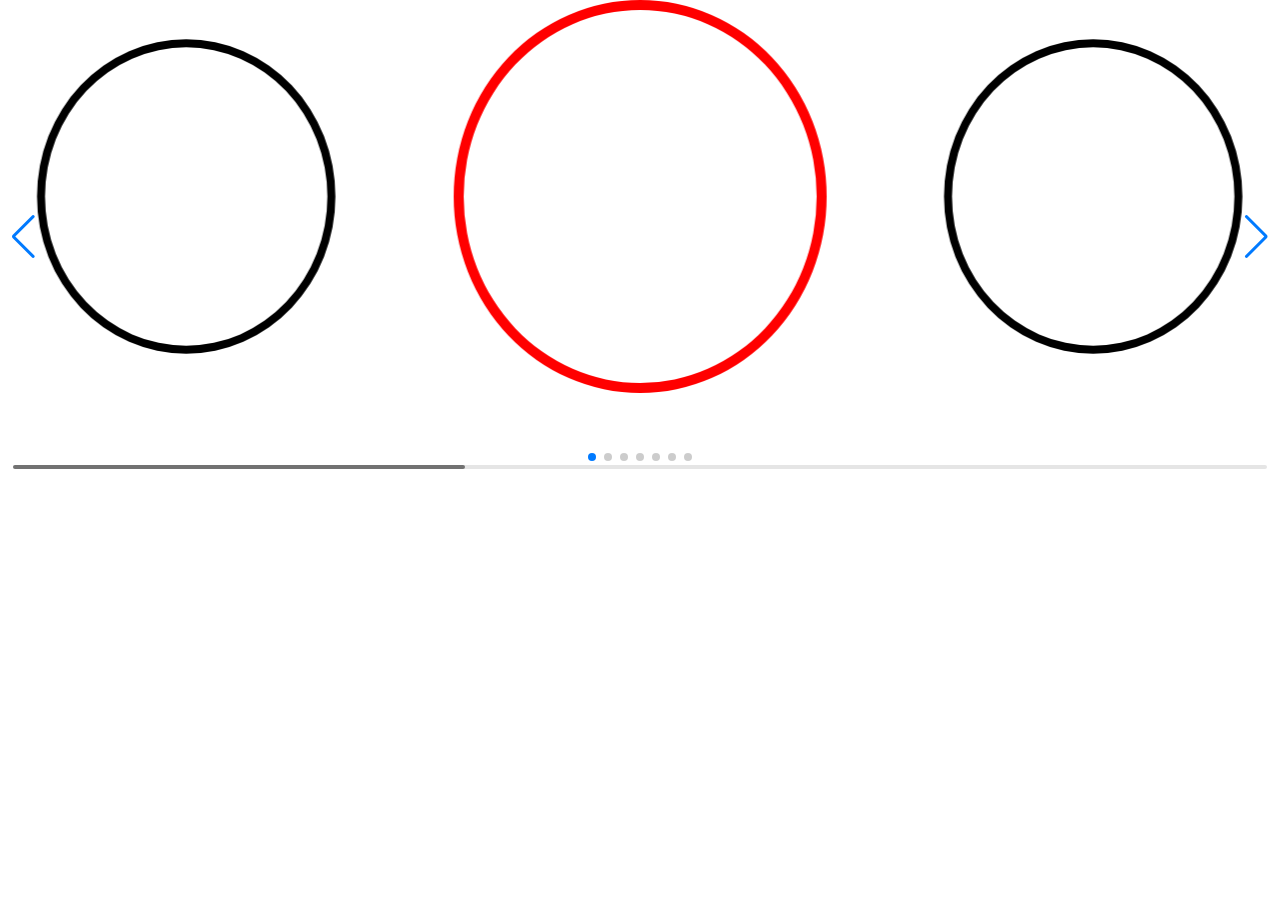
<file: swiper2.html>
<!DOCTYPE html>
<html lang="en">
<head>
    <meta charset="UTF-8">
    <meta http-equiv="X-UA-Compatible" content="IE=edge">
    <meta name="viewport" content="width=device-width, initial-scale=1.0">
    <title>스와이퍼실행하기</title>
    <link
  rel="stylesheet"
  href="https://cdn.jsdelivr.net/npm/swiper@9/swiper-bundle.min.css"
/>
<style>
  body{
    padding: 0;
    margin: 0;
  }
  #banner .swiper{
    padding-bottom: 80px;
  }
  #banner .swiper-slide{   /*자바스크립트로 너비가 제공중*/ 
    position: relative;
    
   
  }

  #banner .swiper-slide div{
 
    border-radius: 50%;
    height:0;
    padding-bottom: 100%;
    border:10px solid black;
    transform: scale(0.8);
    transition: 0.5s;

  }
  #banner .swiper-slide-active div{
    border-color:red !important;
    transform: scale(1);
  }
</style>

<script src="https://cdn.jsdelivr.net/npm/swiper@9/swiper-bundle.min.js"></script>

</head>
<body>

  <section id="banner">
      <div class="swiper">
        <div class="swiper-wrapper">       
            <div class="swiper-slide event">
              <div></div>
            </div>
            <div class="swiper-slide sale">
              <div></div>
            </div>
            <div class="swiper-slide promotion">
              <div></div>
            </div>
            <div class="swiper-slide member">
              <div></div>
            </div>
            <div class="swiper-slide news">
              <div></div>
            </div>
            <div class="swiper-slide newproduct">
              <div></div>
            </div>
            <div class="swiper-slide storeEvent">
              <div></div>
            </div>
        </div>    
        <div class="swiper-pagination"></div>
        <div class="swiper-button-prev"></div>
        <div class="swiper-button-next"></div>
        <div class="swiper-scrollbar"></div>
      </div>
  </section>

  <script>
const swiper = new Swiper('#banner .swiper', {
  slidesPerView: 3,
  spaceBetween: 80,
  centeredSlides: true,
  loop: true,
  // effect: "fade",
  pagination: {
    el: '.swiper-pagination',
  },
  navigation: {
    nextEl: '.swiper-button-next',
    prevEl: '.swiper-button-prev',
  },
  scrollbar: {
    el: '.swiper-scrollbar',
  },
  autoplay: {
        delay: 3000,
        disableOnInteraction: false,
      },
});

  </script>
  
</body>
</html>
</file>
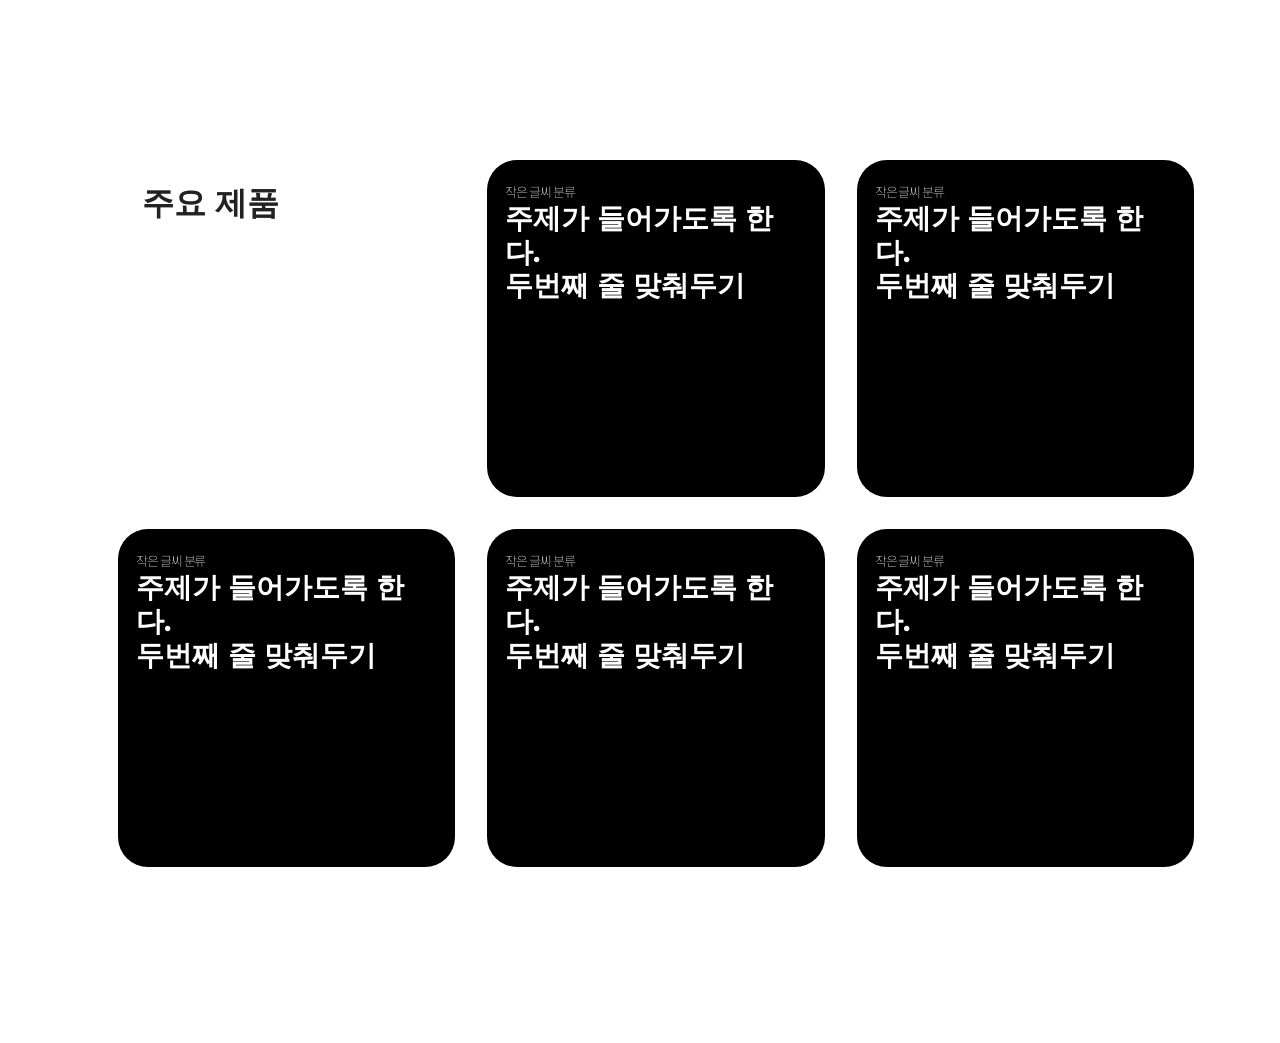
<file: bs/rwd.html>
<!DOCTYPE html>
<html lang="en">
    <head>
<meta charset="utf-8" />
<meta name="viewport" content="width=device-width, initial-scale=1, shrink-to-fit=no" />
<meta name="og:site_name" content="달레의 블로그" />
<meta name="og:title" content="메타 태그를 통한 검색엔진 최적화" />
<meta name="og:description" 
      content="기계가 웹페이지를 효과적으로 이해할 수 있도록 사용하는 메타 태그에 대해서 알아보겠습니다."
/>
<meta name="og:type" content="website" />
<meta name="og:url" content="https://www.daleseo.com/html-meta" />
<meta
  name="og:image"
  content="https://www.daleseo.com/html-meta/thumbnail.png"/>
        <title>Agency - Start Bootstrap Theme</title>
        <!-- Favicon-->
        <link rel="icon" type="image/x-icon" href="assets/favicon.ico" />
        <link rel="stylesheet" href="css/font.css">
        <!-- Core theme CSS (includes Bootstrap)-->
        <link href="css/styles.css" rel="stylesheet" />
        <link rel="stylesheet" href="css/hard.css">
    </head>
    <body id="page-top">
        <!-- https://semiconductor.samsung.com/kr/  -->
        <!-- 주요제품 섹션 -->
      <section id="sectionSamsung" >
        <div class="container ">
          
           <ul class="row">
            <li class="col-lg-4 col-md-6  thumb1 bgimg p-3">
                <div class="p-4">
                    <h2>주요 제품</h2>
                </div>
            </li>
            <li class="col-lg-4 col-md-6 thumb2 bgimg p-3">
                <div class="round ">
                    <a href="" class="d-block text-white">
                        <span class="fontS d-none d-md-inline">작은 글씨 분류</span>
                        <h3>주제가 들어가도록 한다.<br>두번째 줄 맞춰두기</h3>
                    </a>
                </div>
            </li>
            
            <li class="col-lg-4 col-md-6 thumb4 bgimg p-3">
                <div class="round ">
                    <a href="" class="d-block text-white">
                        <span class="fontS d-none d-md-inline">작은 글씨 분류</span>
                        <h3>주제가 들어가도록 한다.<br>두번째 줄 맞춰두기</h3>
                    </a>
                </div>
            </li>
            <li class="col-lg-4 col-md-6 thumb5 bgimg p-3">
                <div class="round ">
                    <a href="" class="d-block text-white">
                        <span class="fontS d-none d-md-inline">작은 글씨 분류</span>
                        <h3>주제가 들어가도록 한다.<br>두번째 줄 맞춰두기</h3>
                    </a>
                </div>
            </li>
            <li class="col-lg-4 col-md-6 thumb6 bgimg p-3">
                <div class="round ">
                    <a href="" class="d-block text-white">
                        <span class="fontS d-none d-md-inline">작은 글씨 분류</span>
                        <h3>주제가 들어가도록 한다.<br>두번째 줄 맞춰두기</h3>
                    </a>
                </div>
            </li>
            <li class="col-lg-4 col-md-6 thumb6 bgimg p-3">
                <div class="round ">
                    <a href="" class="d-block text-white">
                        <span class="fontS d-none d-md-inline">작은 글씨 분류</span>
                        <h3>주제가 들어가도록 한다.<br>두번째 줄 맞춰두기</h3>
                    </a>
                </div>
            </li>
           </ul>
               
        </div>
      </section>
    



        <script src="https://cdn.jsdelivr.net/npm/bootstrap@5.2.3/dist/js/bootstrap.bundle.min.js"></script>
        <script src="js/scripts.js"></script>
        


        <script src="https://cdn.startbootstrap.com/sb-forms-latest.js"></script>
    
      
    </body>
</html>
</file>
<file: bs/css/hard.css>
/* font-family: 'Montserrat', sans-serif;
font-family: 'Noto Sans KR', sans-serif; */


body{
    color:#222;
}
a{ font-family: 'Noto Sans KR', sans-serif;}
li{ list-style: none;}


.round, .round a{ border-radius: 30px;}
.fontS{ font-size: 13px; font-weight: 100; letter-spacing: -0.083em;}

#sectionSamsung .bgimg a{ 
    background: 
    url(https://image.semiconductor.samsung.com/image/samsung/p6/semiconductor/home/feature/230314/th-home-pm9c1a-pc2@2x.png)
    center no-repeat ;
    background-size: auto 100%;
}
#sectionSamsung .bgimg div a{
    background-color: black ;
    padding: 18px;
    text-decoration: none;
    position: absolute;
    left:0; right:0;
    top:0; bottom:0;
}
#sectionSamsung li div{ position: relative; height: 0; padding-top: 100%;}
</file>
<file: bs/css/font.css>
@import url("https://cdn.jsdelivr.net/npm/bootstrap-icons@1.10.5/font/bootstrap-icons.css");
@import url('https://fonts.googleapis.com/css2?family=Montserrat:wght@300;500;600&family=Noto+Sans+KR:wght@100;300;400;500;700;900&display=swap');
</file>
